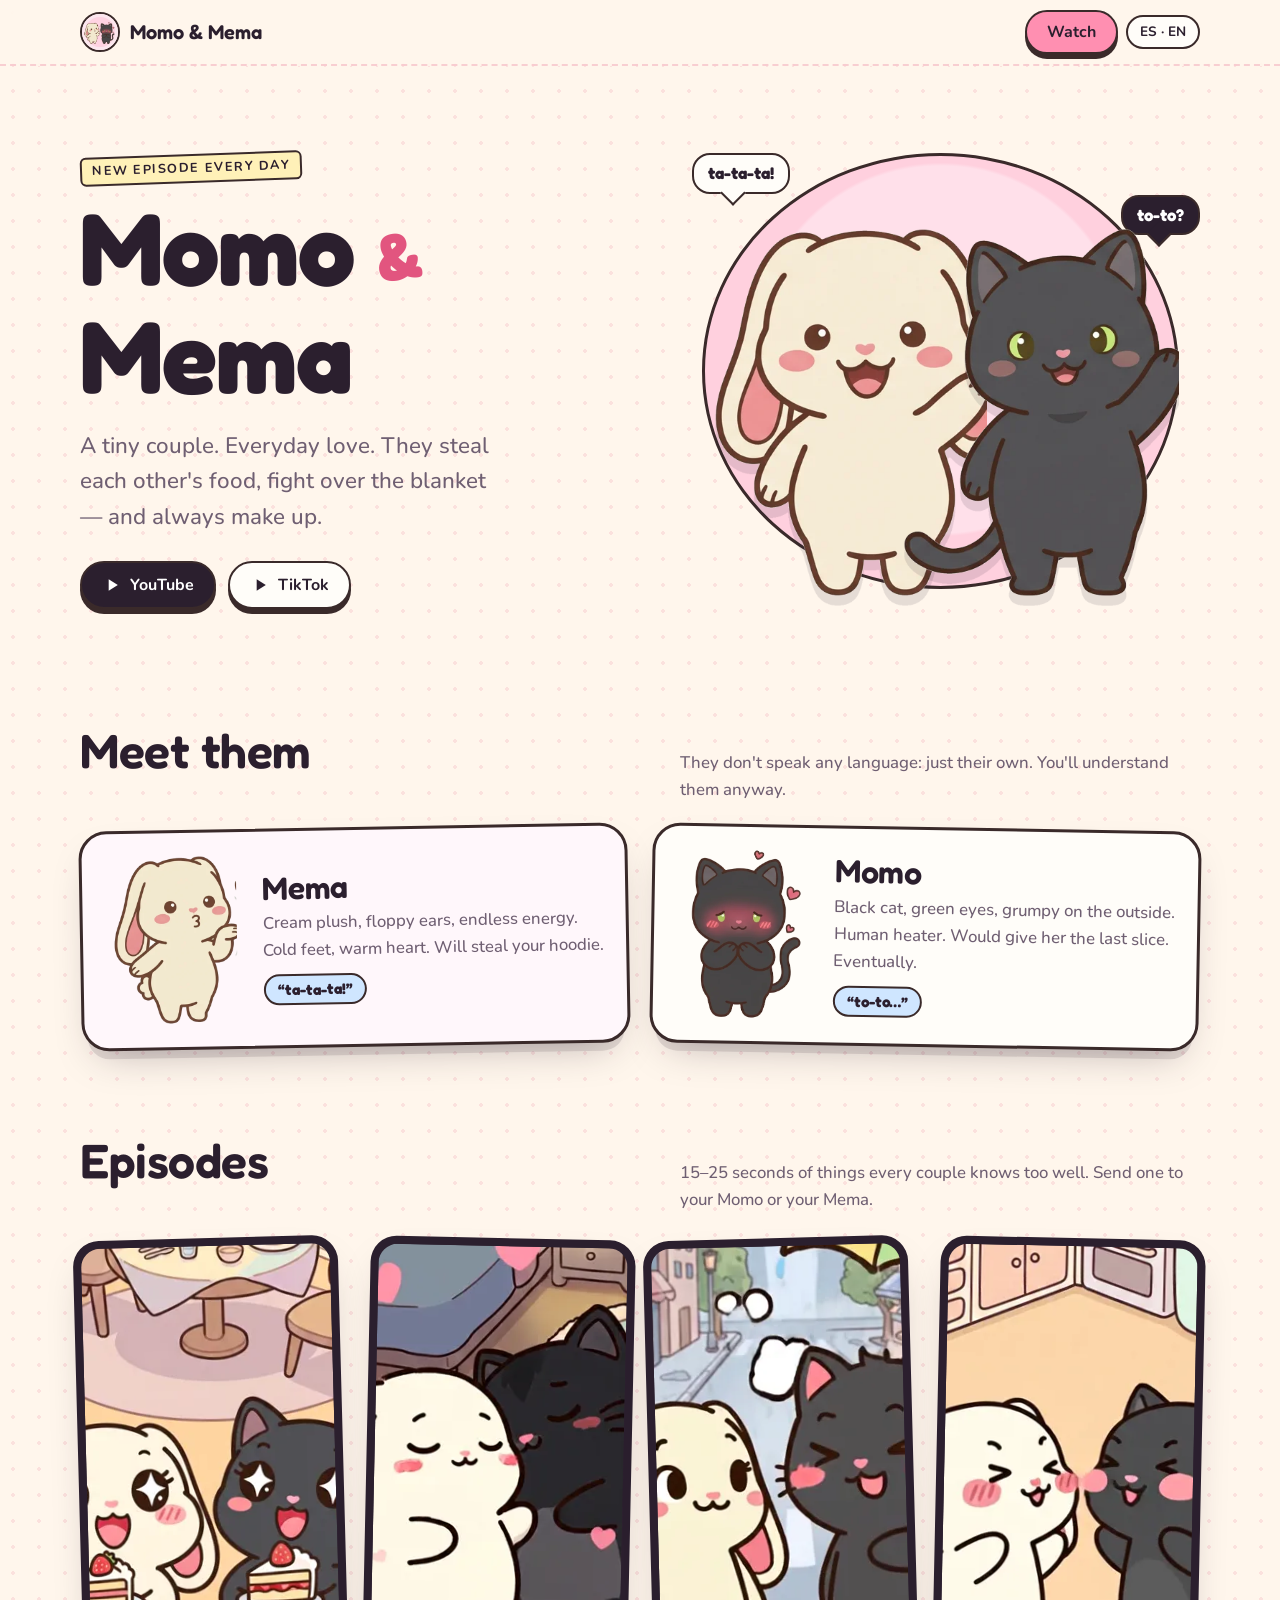
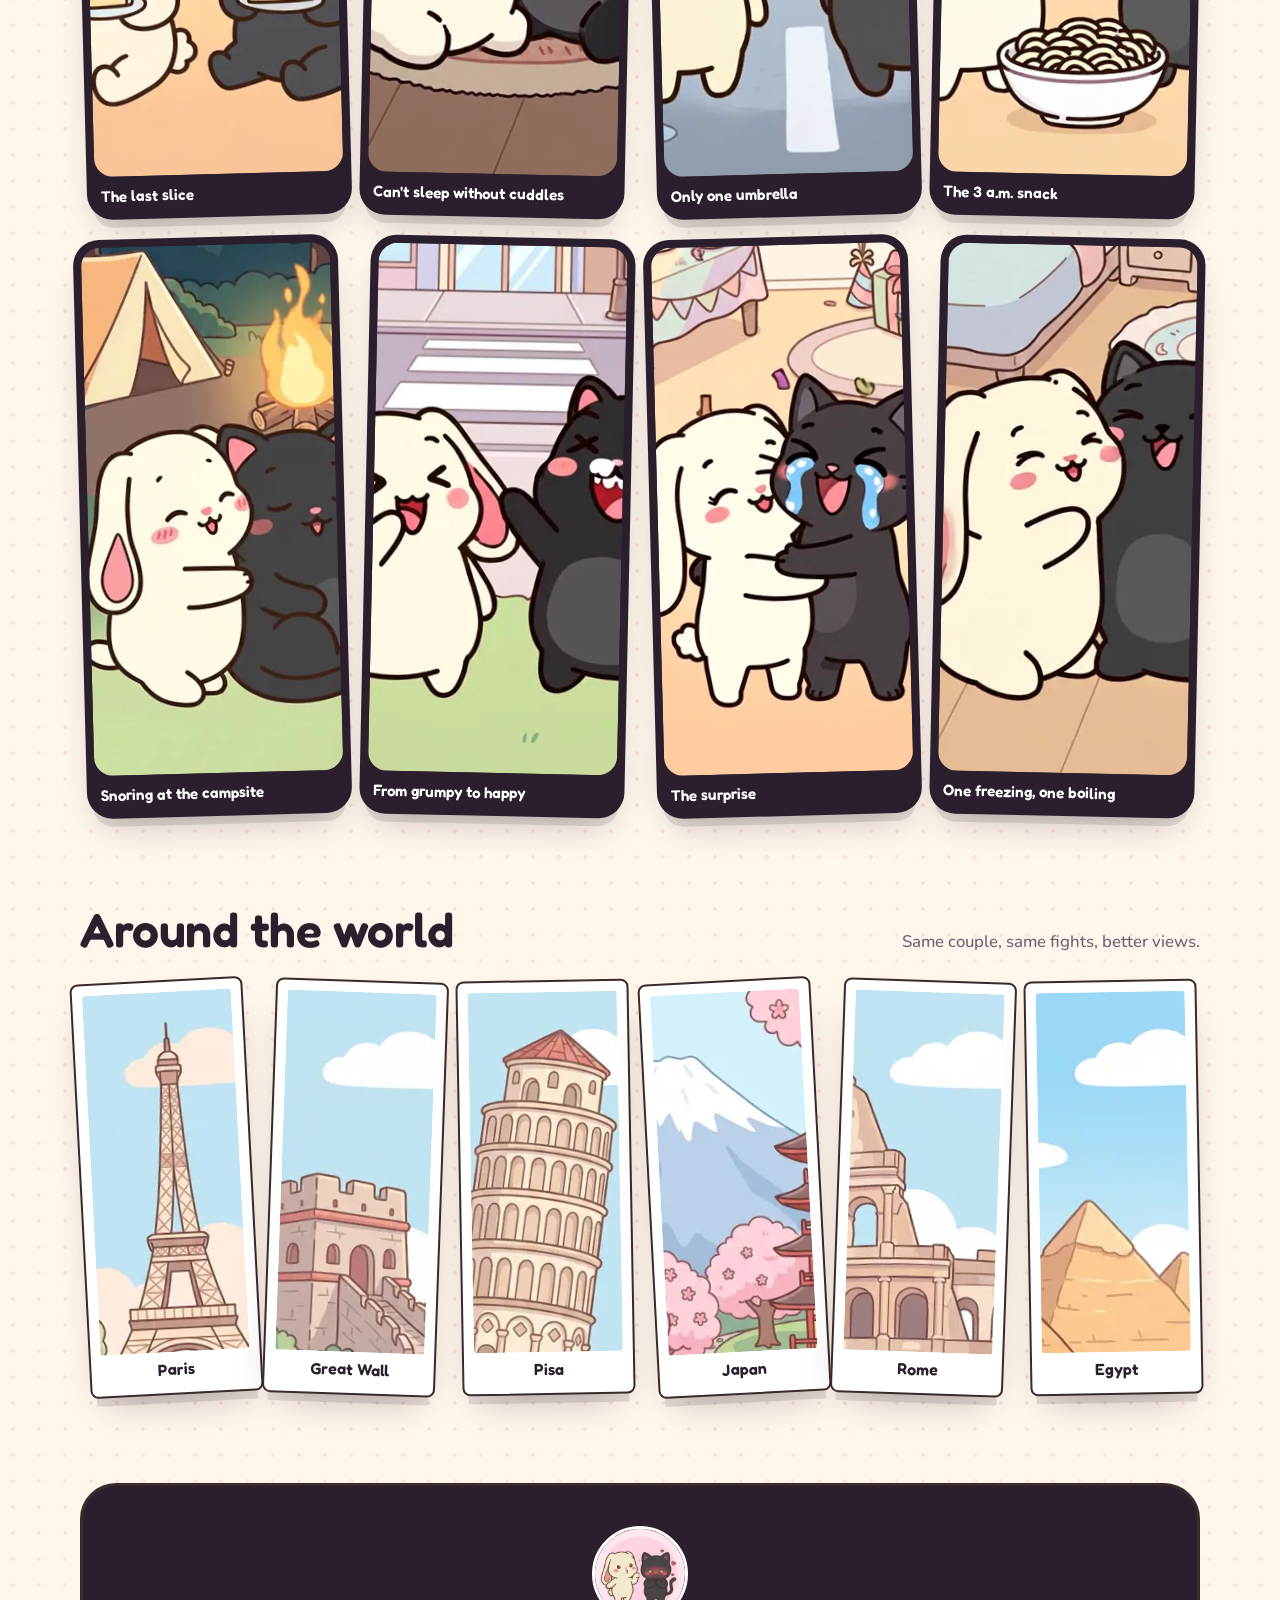
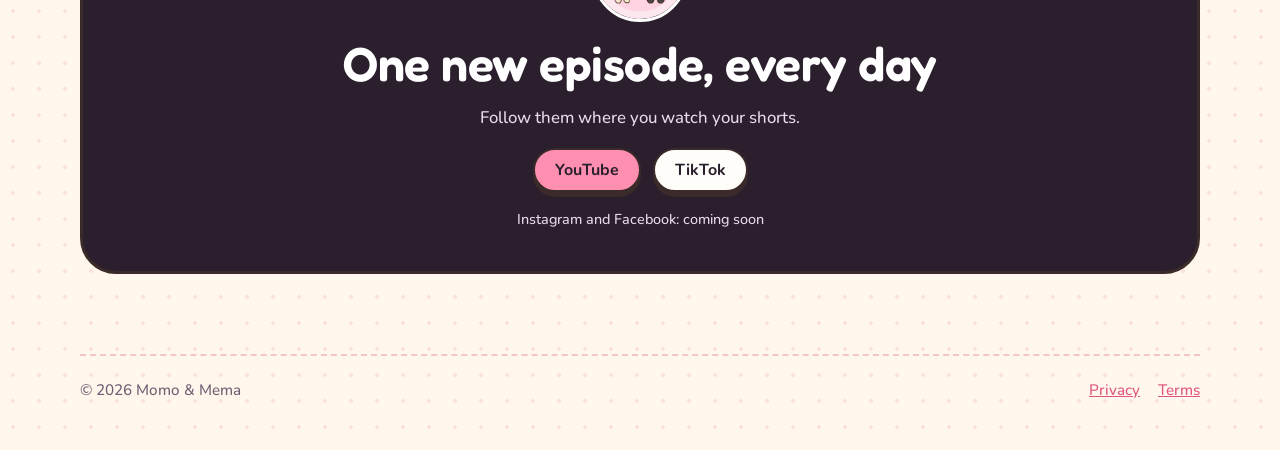
<file: index.html>
<!doctype html>
<html lang="en">
<head>
<meta charset="utf-8">
<meta name="viewport" content="width=device-width, initial-scale=1">
<title>Momo &amp; Mema · a tiny couple, everyday love</title>
<meta name="description" content="Momo is a black cat. Mema is a cream plush with floppy ears. A new short cartoon episode every day about everyday couple life.">
<meta property="og:title" content="Momo & Mema">
<meta property="og:description" content="A tiny couple, everyday love. A new episode every day.">
<meta property="og:image" content="avatar.webp">
<link rel="icon" href="favicon.png">
<link rel="apple-touch-icon" href="apple-touch-icon.png">
<link rel="preconnect" href="https://fonts.googleapis.com">
<link rel="preconnect" href="https://fonts.gstatic.com" crossorigin>
<link rel="stylesheet" href="https://fonts.googleapis.com/css2?family=Fredoka:wght@500;600;700&family=Nunito:wght@500;700&display=swap">
<link rel="stylesheet" href="estilo.css">
<script>
  // Español o inglés según el navegador; el botón lo cambia y se recuerda.
  (function () {
    var l; try { l = localStorage.getItem('idioma'); } catch (e) {}
    document.documentElement.lang = l || ((navigator.language || 'en').slice(0, 2) === 'es' ? 'es' : 'en');
  })();
</script>
</head>
<body>
<header class="barra">
  <div class="envoltura">
    <a class="marca" href="./"><img src="avatar.webp" width="40" height="40" alt="">Momo &amp; Mema</a>
    <nav>
      <a class="boton rosa" href="https://www.youtube.com/@momoymema" rel="noopener">
        <span lang="en">Watch</span><span lang="es">Ver</span>
      </a>
      <button class="idioma" type="button" id="idioma" aria-label="Cambiar idioma / Change language">ES · EN</button>
    </nav>
  </div>
</header>

<main class="envoltura">
  <section class="portada" aria-labelledby="t-portada">
    <div>
      <span class="cinta"><span lang="en">New episode every day</span><span lang="es">Episodio nuevo cada día</span></span>
      <h1 id="t-portada">Momo <span class="y">&amp;</span> Mema</h1>
      <p class="bajada" lang="en">A tiny couple. Everyday love. They steal each other's food, fight over the blanket — and always make up.</p>
      <p class="bajada" lang="es">Una parejita. Amor de cada día. Se roban la comida, se pelean por la manta… y siempre se reconcilian.</p>
      <div class="acciones">
        <a class="boton negro" href="https://www.youtube.com/@momoymema" rel="noopener">
          <svg viewBox="0 0 24 24" aria-hidden="true"><path fill="currentColor" d="M8 5v14l11-7z"/></svg>YouTube</a>
        <a class="boton" href="https://www.tiktok.com/@momoymema" rel="noopener">
          <svg viewBox="0 0 24 24" aria-hidden="true"><path fill="currentColor" d="M8 5v14l11-7z"/></svg>TikTok</a>
      </div>
    </div>
    <div class="escenario" aria-hidden="true">
      <span class="globo ta">ta-ta-ta!</span>
      <span class="globo to">to-to?</span>
      <span class="corazon">💗</span>
      <img class="pj mema" src="mema-03-movimiento-1.webp" alt="" width="383" height="520">
      <img class="pj momo" src="momo-03-movimiento-1.webp" alt="" width="388" height="520">
    </div>
  </section>

  <section aria-labelledby="t-ellos">
    <div class="titulo">
      <h2 id="t-ellos"><span lang="en">Meet them</span><span lang="es">Te presento</span></h2>
      <p lang="en">They don't speak any language: just their own. You'll understand them anyway.</p>
      <p lang="es">No hablan ningún idioma: solo el suyo. Y aun así los vas a entender.</p>
    </div>
    <div class="fichas">
      <article class="ficha">
        <img src="mema-08-carino-1.webp" alt="Mema, a cream plush with long floppy ears, blowing a kiss" width="330" height="520" loading="lazy">
        <div>
          <h3>Mema</h3>
          <p lang="en">Cream plush, floppy ears, endless energy. Cold feet, warm heart. Will steal your hoodie.</p>
          <p lang="es">Peluche crema de orejas caídas y energía infinita. Pies fríos, corazón caliente. Te robará la sudadera.</p>
          <span class="habla">“ta-ta-ta!”</span>
        </div>
      </article>
      <article class="ficha">
        <img src="momo-emociones-4.webp" alt="Momo, a black cat, blushing" width="390" height="520" loading="lazy">
        <div>
          <h3>Momo</h3>
          <p lang="en">Black cat, green eyes, grumpy on the outside. Human heater. Would give her the last slice. Eventually.</p>
          <p lang="es">Gato negro de ojos verdes, gruñón por fuera. Estufa humana. Le daría la última porción. Al final.</p>
          <span class="habla">“to-to…”</span>
        </div>
      </article>
    </div>
  </section>

  <section aria-labelledby="t-eps">
    <div class="titulo">
      <h2 id="t-eps"><span lang="en">Episodes</span><span lang="es">Episodios</span></h2>
      <p lang="en">15–25 seconds of things every couple knows too well. Send one to your Momo or your Mema.</p>
      <p lang="es">15–25 segundos de cosas que toda pareja conoce de sobra. Mándale uno a tu Momo o a tu Mema.</p>
    </div>
    <div class="episodios">
      <figure class="ep"><img src="002.webp" alt="Momo and Mema sharing the last slice of cake" width="480" height="528" loading="lazy">
        <figcaption><span lang="en">The last slice</span><span lang="es">La última porción</span></figcaption></figure>
      <figure class="ep"><img src="001.webp" alt="Momo and Mema falling asleep together" width="480" height="528" loading="lazy">
        <figcaption><span lang="en">Can't sleep without cuddles</span><span lang="es">Sin mimos no duerme</span></figcaption></figure>
      <figure class="ep"><img src="005.webp" alt="Momo and Mema under one umbrella in the rain" width="480" height="528" loading="lazy">
        <figcaption><span lang="en">Only one umbrella</span><span lang="es">Un solo paraguas</span></figcaption></figure>
      <figure class="ep"><img src="006.webp" alt="Momo and Mema sharing noodles in the kitchen" width="480" height="528" loading="lazy">
        <figcaption><span lang="en">The 3 a.m. snack</span><span lang="es">Hambre de madrugada</span></figcaption></figure>
      <figure class="ep"><img src="010.webp" alt="Momo and Mema camping under the stars" width="480" height="528" loading="lazy">
        <figcaption><span lang="en">Snoring at the campsite</span><span lang="es">Ronquidos de acampada</span></figcaption></figure>
      <figure class="ep"><img src="011.webp" alt="Momo and Mema sharing an ice cream in the street" width="480" height="528" loading="lazy">
        <figcaption><span lang="en">From grumpy to happy</span><span lang="es">De gruñona a feliz</span></figcaption></figure>
      <figure class="ep"><img src="007.webp" alt="Momo and Mema hugging at a surprise party" width="480" height="528" loading="lazy">
        <figcaption><span lang="en">The surprise</span><span lang="es">La sorpresa</span></figcaption></figure>
      <figure class="ep"><img src="003.webp" alt="Momo and Mema in the bedroom, one hot and one cold" width="480" height="528" loading="lazy">
        <figcaption><span lang="en">One freezing, one boiling</span><span lang="es">Frío y calor</span></figcaption></figure>
    </div>
  </section>

  <section aria-labelledby="t-mundo">
    <div class="titulo">
      <h2 id="t-mundo"><span lang="en">Around the world</span><span lang="es">Por el mundo</span></h2>
      <p lang="en">Same couple, same fights, better views.</p>
      <p lang="es">La misma pareja, las mismas peleas, mejores vistas.</p>
    </div>
    <div class="viajes">
      <figure class="polaroid"><img src="21-paris-torre-eiffel.webp" alt="Eiffel Tower" width="480" height="360" loading="lazy"><figcaption>Paris</figcaption></figure>
      <figure class="polaroid"><img src="22-muralla-china.webp" alt="Great Wall of China" width="480" height="360" loading="lazy"><figcaption><span lang="en">Great Wall</span><span lang="es">Muralla China</span></figcaption></figure>
      <figure class="polaroid"><img src="34-pisa-torre.webp" alt="Leaning Tower of Pisa" width="480" height="360" loading="lazy"><figcaption>Pisa</figcaption></figure>
      <figure class="polaroid"><img src="26-japon-fuji-sakura.webp" alt="Mount Fuji with cherry blossoms" width="480" height="360" loading="lazy"><figcaption><span lang="en">Japan</span><span lang="es">Japón</span></figcaption></figure>
      <figure class="polaroid"><img src="23-roma-coliseo.webp" alt="Colosseum in Rome" width="480" height="360" loading="lazy"><figcaption><span lang="en">Rome</span><span lang="es">Roma</span></figcaption></figure>
      <figure class="polaroid"><img src="27-egipto-piramides.webp" alt="Pyramids of Giza" width="480" height="360" loading="lazy"><figcaption><span lang="en">Egypt</span><span lang="es">Egipto</span></figcaption></figure>
    </div>
  </section>

  <section aria-labelledby="t-redes">
    <div class="redes">
      <img src="avatar.webp" alt="" width="96" height="96" style="width:96px;border-radius:50%;border:3px solid #fff">
      <h2 id="t-redes"><span lang="en">One new episode, every day</span><span lang="es">Un episodio nuevo, cada día</span></h2>
      <p lang="en">Follow them where you watch your shorts.</p>
      <p lang="es">Síguelos donde ves tus vídeos cortos.</p>
      <div class="acciones">
        <a class="boton rosa" href="https://www.youtube.com/@momoymema" rel="noopener">YouTube</a>
        <a class="boton" href="https://www.tiktok.com/@momoymema" rel="noopener">TikTok</a>
      </div>
      <p class="pronto"><span lang="en">Instagram and Facebook: coming soon</span><span lang="es">Instagram y Facebook: muy pronto</span></p>
    </div>
  </section>
</main>

<footer>
  <div class="envoltura">
    <span>© 2026 Momo &amp; Mema</span>
    <nav>
      <a href="privacy.html"><span lang="en">Privacy</span><span lang="es">Privacidad</span></a>
      <a href="terms.html"><span lang="en">Terms</span><span lang="es">Condiciones</span></a>
    </nav>
  </div>
</footer>
<script>
  document.getElementById('idioma').addEventListener('click', function () {
    var l = document.documentElement.lang === 'es' ? 'en' : 'es';
    document.documentElement.lang = l;
    try { localStorage.setItem('idioma', l); } catch (e) {}
  });
</script>
</body>
</html>
</file>
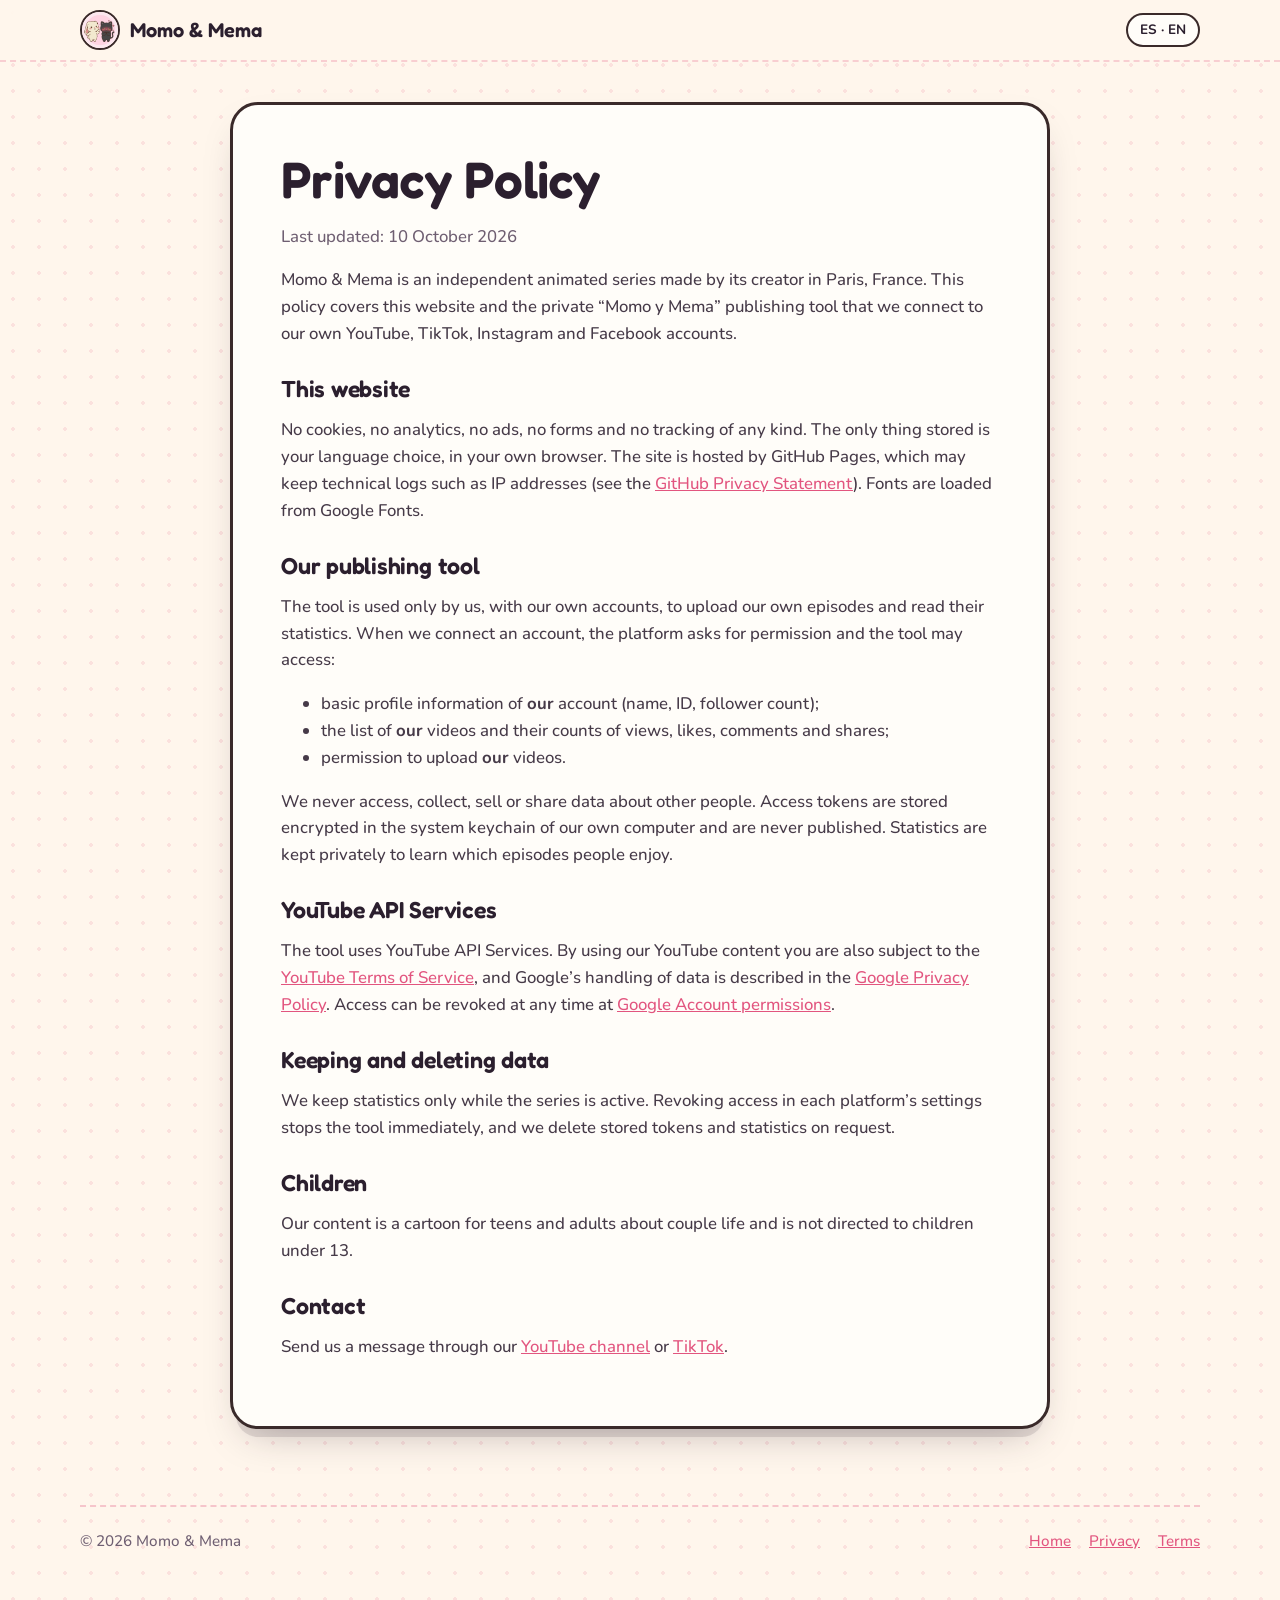
<file: privacy.html>
<!doctype html>
<html lang="en">
<head>
<meta charset="utf-8">
<meta name="viewport" content="width=device-width, initial-scale=1">
<title>Privacy · Momo &amp; Mema</title>
<link rel="icon" href="favicon.png">
<link rel="preconnect" href="https://fonts.googleapis.com">
<link rel="preconnect" href="https://fonts.gstatic.com" crossorigin>
<link rel="stylesheet" href="https://fonts.googleapis.com/css2?family=Fredoka:wght@500;600;700&family=Nunito:wght@500;700&display=swap">
<link rel="stylesheet" href="estilo.css">
<script>(function () { var l; try { l = localStorage.getItem('idioma'); } catch (e) {}
  document.documentElement.lang = l || ((navigator.language || 'en').slice(0, 2) === 'es' ? 'es' : 'en'); })();</script>
</head>
<body>
<header class="barra"><div class="envoltura">
  <a class="marca" href="./"><img src="avatar.webp" width="40" height="40" alt="">Momo &amp; Mema</a>
  <nav><button class="idioma" type="button" id="idioma" aria-label="Cambiar idioma / Change language">ES · EN</button></nav>
</div></header>
<main class="envoltura"><article class="legal">
<div lang="en">
<h1>Privacy Policy</h1>
<p class="fecha">Last updated: 10 October 2026</p>
<p>Momo &amp; Mema is an independent animated series made by its creator in Paris, France. This policy covers this website and
the private “Momo y Mema” publishing tool that we connect to our own YouTube, TikTok, Instagram and Facebook accounts.</p>
<h2>This website</h2>
<p>No cookies, no analytics, no ads, no forms and no tracking of any kind. The only thing stored is your language choice,
in your own browser. The site is hosted by GitHub Pages, which may keep technical logs such as IP addresses
(see the <a href="https://docs.github.com/site-policy/privacy-policies/github-general-privacy-statement">GitHub Privacy Statement</a>).
Fonts are loaded from Google Fonts.</p>
<h2>Our publishing tool</h2>
<p>The tool is used only by us, with our own accounts, to upload our own episodes and read their statistics. When we connect an
account, the platform asks for permission and the tool may access:</p>
<ul>
<li>basic profile information of <strong>our</strong> account (name, ID, follower count);</li>
<li>the list of <strong>our</strong> videos and their counts of views, likes, comments and shares;</li>
<li>permission to upload <strong>our</strong> videos.</li>
</ul>
<p>We never access, collect, sell or share data about other people. Access tokens are stored encrypted in the system keychain of our
own computer and are never published. Statistics are kept privately to learn which episodes people enjoy.</p>
<h2>YouTube API Services</h2>
<p>The tool uses YouTube API Services. By using our YouTube content you are also subject to the
<a href="https://www.youtube.com/t/terms">YouTube Terms of Service</a>, and Google’s handling of data is described in the
<a href="https://policies.google.com/privacy">Google Privacy Policy</a>. Access can be revoked at any time at
<a href="https://myaccount.google.com/permissions">Google Account permissions</a>.</p>
<h2>Keeping and deleting data</h2>
<p>We keep statistics only while the series is active. Revoking access in each platform’s settings stops the tool immediately,
and we delete stored tokens and statistics on request.</p>
<h2>Children</h2>
<p>Our content is a cartoon for teens and adults about couple life and is not directed to children under 13.</p>
<h2>Contact</h2>
<p>Send us a message through our <a href="https://www.youtube.com/@momoymema">YouTube channel</a> or
<a href="https://www.tiktok.com/@momoymema">TikTok</a>.</p>
</div>
<div lang="es">
<h1>Política de privacidad</h1>
<p class="fecha">Última actualización: 10 de octubre de 2026</p>
<p>Momo y Mema es una serie de animación independiente hecha por su creador en París (Francia). Esta política cubre esta web y la
herramienta privada «Momo y Mema» que conectamos a nuestras propias cuentas de YouTube, TikTok, Instagram y Facebook.</p>
<h2>Esta web</h2>
<p>Sin cookies, sin analíticas, sin anuncios, sin formularios y sin ningún seguimiento. Lo único que se guarda es el idioma que eliges,
en tu propio navegador. La web está alojada en GitHub Pages, que puede guardar registros técnicos como direcciones IP
(ver la <a href="https://docs.github.com/site-policy/privacy-policies/github-general-privacy-statement">declaración de privacidad de GitHub</a>).
Las fuentes se cargan desde Google Fonts.</p>
<h2>Nuestra herramienta de publicación</h2>
<p>La usamos solo nosotros, con nuestras propias cuentas, para subir nuestros episodios y leer sus estadísticas. Al conectar una cuenta,
la plataforma pide permiso y la herramienta puede acceder a:</p>
<ul>
<li>la información básica de <strong>nuestra</strong> cuenta (nombre, identificador, seguidores);</li>
<li>la lista de <strong>nuestros</strong> vídeos y sus vistas, me gusta, comentarios y compartidos;</li>
<li>el permiso para subir <strong>nuestros</strong> vídeos.</li>
</ul>
<p>Nunca accedemos, recogemos, vendemos ni compartimos datos de otras personas. Los permisos se guardan cifrados en el llavero de
nuestro propio ordenador y nunca se publican. Las estadísticas se guardan en privado para saber qué episodios gustan más.</p>
<h2>Servicios de la API de YouTube</h2>
<p>La herramienta usa los servicios de la API de YouTube. Al ver nuestro contenido en YouTube aceptas también las
<a href="https://www.youtube.com/t/terms">Condiciones de YouTube</a>; el tratamiento de datos de Google se describe en su
<a href="https://policies.google.com/privacy">Política de privacidad</a>. El acceso se puede retirar cuando quieras en
<a href="https://myaccount.google.com/permissions">los permisos de tu cuenta de Google</a>.</p>
<h2>Conservación y borrado</h2>
<p>Guardamos las estadísticas mientras la serie esté activa. Retirar el acceso en cada plataforma detiene la herramienta al momento,
y borramos permisos y estadísticas si se nos pide.</p>
<h2>Menores</h2>
<p>Es una serie de dibujos para adolescentes y adultos sobre la vida en pareja; no está dirigida a menores de 13 años.</p>
<h2>Contacto</h2>
<p>Escríbenos por nuestro <a href="https://www.youtube.com/@momoymema">canal de YouTube</a> o por
<a href="https://www.tiktok.com/@momoymema">TikTok</a>.</p>
</div>
</article></main>
<footer><div class="envoltura"><span>© 2026 Momo &amp; Mema</span>
<nav><a href="./"><span lang="en">Home</span><span lang="es">Inicio</span></a><a href="privacy.html"><span lang="en">Privacy</span><span lang="es">Privacidad</span></a><a href="terms.html"><span lang="en">Terms</span><span lang="es">Condiciones</span></a></nav>
</div></footer>
<script>document.getElementById('idioma').addEventListener('click', function () {
  var l = document.documentElement.lang === 'es' ? 'en' : 'es'; document.documentElement.lang = l;
  try { localStorage.setItem('idioma', l); } catch (e) {} });</script>
</body>
</html>
</file>
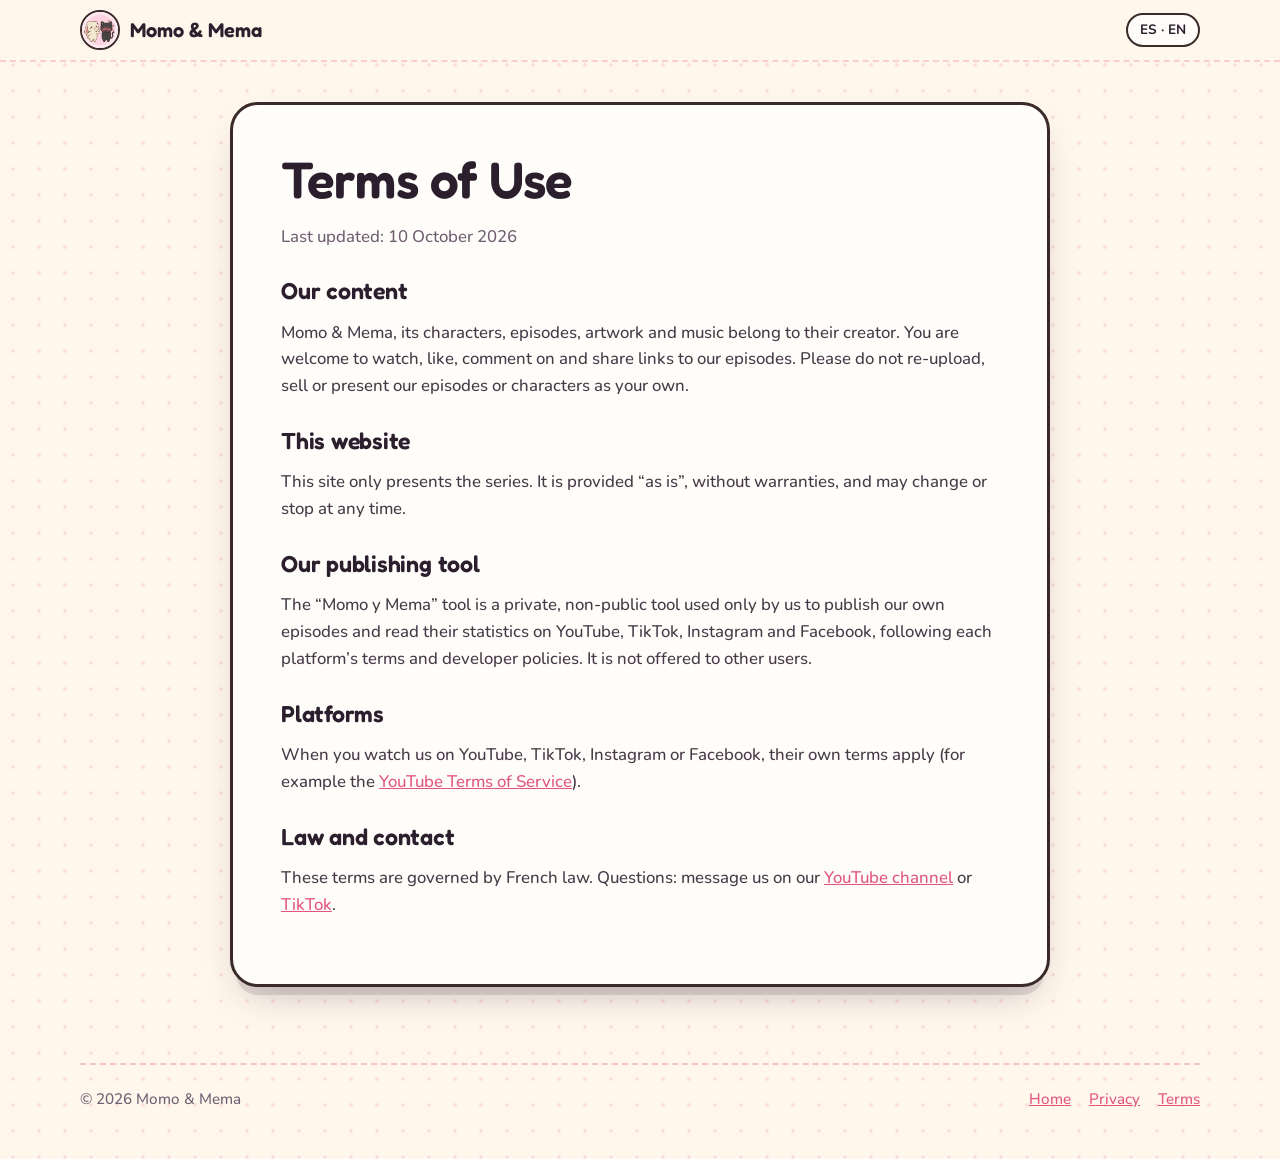
<file: terms.html>
<!doctype html>
<html lang="en">
<head>
<meta charset="utf-8">
<meta name="viewport" content="width=device-width, initial-scale=1">
<title>Terms · Momo &amp; Mema</title>
<link rel="icon" href="favicon.png">
<link rel="preconnect" href="https://fonts.googleapis.com">
<link rel="preconnect" href="https://fonts.gstatic.com" crossorigin>
<link rel="stylesheet" href="https://fonts.googleapis.com/css2?family=Fredoka:wght@500;600;700&family=Nunito:wght@500;700&display=swap">
<link rel="stylesheet" href="estilo.css">
<script>(function () { var l; try { l = localStorage.getItem('idioma'); } catch (e) {}
  document.documentElement.lang = l || ((navigator.language || 'en').slice(0, 2) === 'es' ? 'es' : 'en'); })();</script>
</head>
<body>
<header class="barra"><div class="envoltura">
  <a class="marca" href="./"><img src="avatar.webp" width="40" height="40" alt="">Momo &amp; Mema</a>
  <nav><button class="idioma" type="button" id="idioma" aria-label="Cambiar idioma / Change language">ES · EN</button></nav>
</div></header>
<main class="envoltura"><article class="legal">
<div lang="en">
<h1>Terms of Use</h1>
<p class="fecha">Last updated: 10 October 2026</p>
<h2>Our content</h2>
<p>Momo &amp; Mema, its characters, episodes, artwork and music belong to their creator. You are welcome to watch, like, comment on and
share links to our episodes. Please do not re-upload, sell or present our episodes or characters as your own.</p>
<h2>This website</h2>
<p>This site only presents the series. It is provided “as is”, without warranties, and may change or stop at any time.</p>
<h2>Our publishing tool</h2>
<p>The “Momo y Mema” tool is a private, non-public tool used only by us to publish our own episodes and read their statistics on
YouTube, TikTok, Instagram and Facebook, following each platform’s terms and developer policies. It is not offered to other users.</p>
<h2>Platforms</h2>
<p>When you watch us on YouTube, TikTok, Instagram or Facebook, their own terms apply (for example the
<a href="https://www.youtube.com/t/terms">YouTube Terms of Service</a>).</p>
<h2>Law and contact</h2>
<p>These terms are governed by French law. Questions: message us on our <a href="https://www.youtube.com/@momoymema">YouTube channel</a>
or <a href="https://www.tiktok.com/@momoymema">TikTok</a>.</p>
</div>
<div lang="es">
<h1>Condiciones de uso</h1>
<p class="fecha">Última actualización: 10 de octubre de 2026</p>
<h2>Nuestro contenido</h2>
<p>Momo y Mema, sus personajes, episodios, dibujos y música pertenecen a su creador. Puedes ver, dar me gusta, comentar y compartir
enlaces a nuestros episodios. Por favor, no los vuelvas a subir, no los vendas ni presentes los episodios o personajes como tuyos.</p>
<h2>Esta web</h2>
<p>Esta web solo presenta la serie. Se ofrece «tal cual», sin garantías, y puede cambiar o cerrarse en cualquier momento.</p>
<h2>Nuestra herramienta de publicación</h2>
<p>La herramienta «Momo y Mema» es privada y la usamos solo nosotros para publicar nuestros episodios y leer sus estadísticas en
YouTube, TikTok, Instagram y Facebook, siguiendo las condiciones y políticas para desarrolladores de cada plataforma. No se ofrece a nadie más.</p>
<h2>Plataformas</h2>
<p>Cuando nos ves en YouTube, TikTok, Instagram o Facebook se aplican sus propias condiciones (por ejemplo las
<a href="https://www.youtube.com/t/terms">Condiciones de YouTube</a>).</p>
<h2>Ley y contacto</h2>
<p>Estas condiciones se rigen por la ley francesa. Dudas: escríbenos por nuestro <a href="https://www.youtube.com/@momoymema">canal de YouTube</a>
o por <a href="https://www.tiktok.com/@momoymema">TikTok</a>.</p>
</div>
</article></main>
<footer><div class="envoltura"><span>© 2026 Momo &amp; Mema</span>
<nav><a href="./"><span lang="en">Home</span><span lang="es">Inicio</span></a><a href="privacy.html"><span lang="en">Privacy</span><span lang="es">Privacidad</span></a><a href="terms.html"><span lang="en">Terms</span><span lang="es">Condiciones</span></a></nav>
</div></footer>
<script>document.getElementById('idioma').addEventListener('click', function () {
  var l = document.documentElement.lang === 'es' ? 'en' : 'es'; document.documentElement.lang = l;
  try { localStorage.setItem('idioma', l); } catch (e) {} });</script>
</body>
</html>
</file>
<file: estilo.css>
/* Momo & Mema — web estática: sin servidor, sin rastreadores, sin librerías. Un archivo de estilo para las 3 páginas. */
:root {
  --rosa: #ff8fb1;
  --rosa-fuerte: #e2557f;
  --crema: #fff6ec;
  --papel: #fffdf9;
  --tinta: #2b1f2e;
  --suave: #6f5f72;
  --menta: #bfeee0;
  --cielo: #cfe6ff;
  --limon: #fff1b8;
  --borde: #3a2a2a;
  --sombra: 0 14px 0 -6px rgba(43, 31, 46, .12), 0 18px 40px -18px rgba(43, 31, 46, .35);
  --display: 'Fredoka', ui-rounded, 'Arial Rounded MT Bold', system-ui, sans-serif;
  --texto: 'Nunito', ui-rounded, system-ui, -apple-system, sans-serif;
  color-scheme: light;
}
* { box-sizing: border-box; }
html { scroll-behavior: smooth; }
body {
  margin: 0; color: var(--tinta); font: 500 1.05rem/1.6 var(--texto);
  background: var(--crema);
  background-image: radial-gradient(rgba(226, 85, 127, .13) 1.6px, transparent 1.6px);
  background-size: 26px 26px;
}
a { color: var(--rosa-fuerte); }
img { max-width: 100%; display: block; }
h1, h2, h3 { font-family: var(--display); font-weight: 600; line-height: 1.05; margin: 0; letter-spacing: -.01em; }
.envoltura { width: min(1120px, 100% - 32px); margin-inline: auto; }
:focus-visible { outline: 3px solid var(--rosa-fuerte); outline-offset: 3px; border-radius: 8px; }

/* Idioma: el contenido va en los dos y se enseña uno */
:root[lang="es"] [lang="en"], :root[lang="en"] [lang="es"] { display: none !important; }

/* Barra */
.barra { position: sticky; top: 0; z-index: 10; backdrop-filter: blur(10px); background: rgba(255, 246, 236, .78);
  border-bottom: 2px dashed rgba(226, 85, 127, .25); }
.barra .envoltura { display: flex; align-items: center; justify-content: space-between; gap: 12px; padding-block: 10px; }
.marca { display: flex; align-items: center; gap: 10px; text-decoration: none; color: var(--tinta);
  font: 600 1.25rem/1 var(--display); }
.marca img { width: 40px; height: 40px; border-radius: 50%; border: 2px solid var(--borde); }
.barra nav { display: flex; gap: 8px; align-items: center; flex-wrap: wrap; justify-content: flex-end; }
.idioma { font: 700 .85rem/1 var(--texto); border: 2px solid var(--borde); background: var(--papel); color: var(--tinta);
  border-radius: 999px; padding: 8px 12px; cursor: pointer; }
.boton { display: inline-flex; align-items: center; gap: 8px; font: 700 1rem/1 var(--texto); text-decoration: none;
  color: var(--tinta); background: var(--papel); border: 2.5px solid var(--borde); border-radius: 999px;
  padding: 12px 20px; box-shadow: 0 5px 0 var(--borde); transition: transform .15s, box-shadow .15s; }
.boton:hover { transform: translateY(2px); box-shadow: 0 3px 0 var(--borde); }
.boton.rosa { background: var(--rosa); }
.boton.negro { background: var(--tinta); color: #fff; }
.boton svg { width: 20px; height: 20px; }

/* Portada */
.portada { padding-block: 56px 40px; display: grid; grid-template-columns: 1.05fr .95fr; gap: 28px; align-items: center; }
.portada h1 { font-size: clamp(3.2rem, 9vw, 6.4rem); font-weight: 700; }
.portada h1 .y { color: var(--rosa-fuerte); font-size: .62em; display: inline-block; transform: rotate(-8deg) translateY(-6px); }
.portada .bajada { font-size: clamp(1.15rem, 2.4vw, 1.4rem); color: var(--suave); max-width: 32ch; margin: 18px 0 26px; }
.acciones { display: flex; flex-wrap: wrap; gap: 12px; }
.escenario { position: relative; aspect-ratio: 1; max-width: 520px; justify-self: center; width: 100%; }
.escenario::before { content: ''; position: absolute; inset: 6% 4% 10%; border-radius: 50%;
  background: radial-gradient(circle at 50% 45%, #ffe0ea 0 55%, #ffd0de 56% 100%); border: 3px solid var(--borde); }
.pj { position: absolute; bottom: 8%; height: 72%; width: auto; filter: drop-shadow(0 10px 0 rgba(43, 31, 46, .12));
  animation: botar 2.6s ease-in-out infinite; }
.pj.mema { left: 6%; }
.pj.momo { right: 4%; animation-delay: -1.3s; }
.globo { position: absolute; font: 700 1.05rem/1 var(--display); background: var(--papel); border: 2.5px solid var(--borde);
  border-radius: 18px; padding: 10px 14px; animation: flotar 3.4s ease-in-out infinite; }
.globo::after { content: ''; position: absolute; bottom: -10px; width: 16px; height: 16px; background: inherit;
  border-right: 2.5px solid var(--borde); border-bottom: 2.5px solid var(--borde); transform: rotate(45deg); }
.globo.ta { left: 2%; top: 6%; }
.globo.ta::after { left: 30px; }
.globo.to { right: 0; top: 14%; animation-delay: -1.7s; background: var(--tinta); color: #fff; }
.globo.to::after { right: 30px; }
.corazon { position: absolute; left: 48%; top: 30%; font-size: 2rem; animation: latir 1.3s ease-in-out infinite; }
@keyframes botar { 0%, 100% { transform: translateY(0) rotate(-1deg); } 50% { transform: translateY(-14px) rotate(1.5deg); } }
@keyframes flotar { 0%, 100% { transform: translateY(0); } 50% { transform: translateY(-8px); } }
@keyframes latir { 0%, 100% { transform: scale(1); } 15% { transform: scale(1.25); } 30% { transform: scale(1); } }

/* Secciones */
section { padding-block: 44px; }
.titulo { display: flex; flex-wrap: wrap; align-items: baseline; justify-content: space-between; gap: 8px 20px; margin-bottom: 24px; }
.titulo h2 { font-size: clamp(2rem, 5vw, 3rem); }
.titulo p { color: var(--suave); max-width: 52ch; margin: 0; }
.cinta { display: inline-block; font: 700 .8rem/1 var(--texto); letter-spacing: .12em; text-transform: uppercase;
  background: var(--limon); border: 2px solid var(--borde); border-radius: 6px; padding: 6px 10px; transform: rotate(-2deg); margin-bottom: 12px; }

/* Fichas de personajes */
.fichas { display: grid; grid-template-columns: 1fr 1fr; gap: 22px; }
.ficha { background: var(--papel); border: 3px solid var(--borde); border-radius: 28px; padding: 22px; display: grid;
  grid-template-columns: 140px 1fr; gap: 18px; align-items: center; box-shadow: var(--sombra); }
.ficha:nth-child(1) { transform: rotate(-1deg); background: #fff7fb; }
.ficha:nth-child(2) { transform: rotate(1deg); }
.ficha img { height: 170px; width: auto; justify-self: center; }
.ficha h3 { font-size: 2rem; }
.ficha p { margin: 6px 0 0; color: var(--suave); }
.ficha .habla { display: inline-block; margin-top: 10px; font: 700 .95rem/1 var(--display); background: var(--cielo);
  border: 2px solid var(--borde); border-radius: 999px; padding: 6px 12px; }

/* Episodios: tarjetas como móviles */
.episodios { display: grid; grid-template-columns: repeat(4, 1fr); gap: 20px; }
.ep { margin: 0; background: var(--tinta); border-radius: 26px; padding: 8px; box-shadow: var(--sombra);
  transition: transform .2s; }
.ep:nth-child(odd) { transform: rotate(-1.5deg); }
.ep:nth-child(even) { transform: rotate(1.2deg); }
.ep:hover { transform: rotate(0) translateY(-6px); }
.ep img { border-radius: 19px; aspect-ratio: 480 / 528; object-fit: cover; width: 100%; background: #ffe0ea; }
.ep figcaption { color: #fff; font: 600 .95rem/1.25 var(--display); padding: 10px 6px 6px; }

/* Viajes: polaroids */
.viajes { display: grid; grid-template-columns: repeat(6, 1fr); gap: 16px; }
.polaroid { margin: 0; background: #fff; padding: 10px 10px 14px; border: 2px solid var(--borde); border-radius: 8px;
  box-shadow: var(--sombra); }
.polaroid:nth-child(3n+1) { transform: rotate(-3deg); }
.polaroid:nth-child(3n+2) { transform: rotate(2deg); }
.polaroid:nth-child(3n) { transform: rotate(-1deg); }
.polaroid img { aspect-ratio: 4 / 3; object-fit: cover; width: 100%; border-radius: 3px; }
.polaroid figcaption { text-align: center; font: 600 1rem/1.2 var(--display); padding-top: 8px; }

/* Redes */
.redes { background: var(--tinta); color: #fff; border-radius: 36px; padding: 40px 28px; text-align: center;
  display: grid; gap: 16px; justify-items: center; border: 3px solid var(--borde); }
.redes h2 { font-size: clamp(2rem, 5vw, 3rem); }
.redes p { color: #e8dbe9; max-width: 46ch; margin: 0; }
.redes .acciones { justify-content: center; }
.pronto { font-size: .9rem; color: #cbb8cc; }

/* Pie y páginas legales */
footer { padding-block: 36px 48px; color: var(--suave); font-size: .95rem; }
footer .envoltura { display: flex; flex-wrap: wrap; gap: 10px 22px; justify-content: space-between; align-items: center;
  border-top: 2px dashed rgba(226, 85, 127, .3); padding-top: 22px; }
footer nav { display: flex; gap: 18px; flex-wrap: wrap; }
.legal { background: var(--papel); border: 3px solid var(--borde); border-radius: 28px; padding: clamp(22px, 5vw, 48px);
  margin-block: 40px; box-shadow: var(--sombra); max-width: 820px; margin-inline: auto; }
.legal h1 { font-size: clamp(2.2rem, 6vw, 3.2rem); margin-bottom: 8px; }
.legal h2 { font-size: 1.45rem; margin-top: 28px; }
.legal p, .legal li { color: #463a48; }
.legal .fecha { color: var(--suave); }

@media (max-width: 900px) {
  .portada { grid-template-columns: 1fr; padding-top: 28px; text-align: center; }
  .portada .bajada { margin-inline: auto; }
  .acciones { justify-content: center; }
  .fichas { grid-template-columns: 1fr; }
  .episodios { grid-template-columns: repeat(2, 1fr); }
  .viajes { grid-template-columns: repeat(3, 1fr); }
}
@media (max-width: 520px) {
  .ficha { grid-template-columns: 1fr; text-align: center; }
  .viajes { grid-template-columns: repeat(2, 1fr); }
  .barra nav .boton { display: none; }
}
@media (prefers-reduced-motion: reduce) {
  *, *::before, *::after { animation: none !important; transition: none !important; scroll-behavior: auto !important; }
}
</file>
